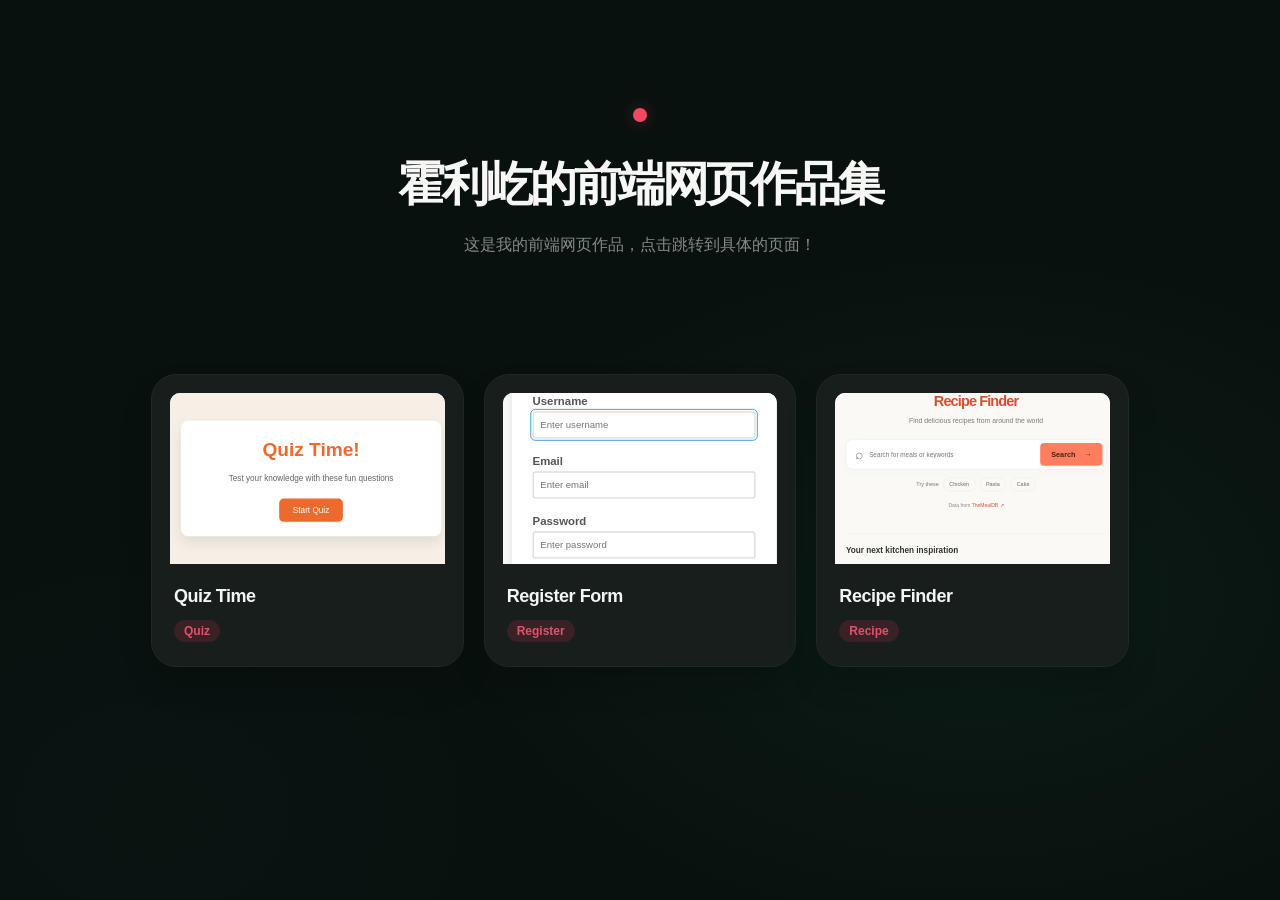
<file: index.html>
<!doctype html>
<html lang="zh-CN">
<head>
  <meta charset="utf-8">
  <meta name="viewport" content="width=device-width, initial-scale=1">
  <meta name="theme-color" content="#09110f">
  <meta name="description" content="霍利屹的前端网页作品集：Quiz Time、Register Form 和 Recipe Finder。">
  <title>霍利屹的前端网页作品集</title>
  <link rel="icon" href="data:image/svg+xml,%3Csvg xmlns='http://www.w3.org/2000/svg' viewBox='0 0 64 64'%3E%3Crect width='64' height='64' rx='14' fill='%2309110f'/%3E%3Ccircle cx='32' cy='32' r='11' fill='%23f34863'/%3E%3C/svg%3E">
  <link rel="stylesheet" href="styles.css">
</head>
<body>
  <main class="portfolio">
    <header class="intro">
      <span class="intro-dot" aria-hidden="true"></span>
      <h1>霍利屹的前端网页作品集</h1>
      <p>这是我的前端网页作品，点击跳转到具体的页面！</p>
    </header>

    <section class="project-grid" aria-label="我的作品">
      <article class="project-card">
        <div class="project-preview" aria-hidden="true">
          <iframe src="previews/web2/index.html" title="Quiz Time 页面预览" tabindex="-1" loading="eager" scrolling="no"></iframe>
        </div>
        <a class="project-link" href="https://web2-drab-delta.vercel.app/" target="_blank" rel="noopener noreferrer" aria-label="打开 Quiz Time 在线页面">
          <h2>Quiz Time</h2>
          <span class="project-tag">Quiz</span>
        </a>
      </article>

      <article class="project-card">
        <div class="project-preview" aria-hidden="true">
          <iframe src="previews/web1/index.html#username" title="Register Form 页面预览" tabindex="-1" loading="eager" scrolling="no"></iframe>
        </div>
        <a class="project-link" href="https://shigaharuki17.github.io/web1/" target="_blank" rel="noopener noreferrer" aria-label="打开 Register Form 在线页面">
          <h2>Register Form</h2>
          <span class="project-tag">Register</span>
        </a>
      </article>

      <article class="project-card">
        <div class="project-preview" aria-hidden="true">
          <iframe src="previews/web3/index.html#page-title" title="Recipe Finder 页面预览" tabindex="-1" loading="eager" scrolling="no"></iframe>
        </div>
        <a class="project-link" href="https://web3-flame-three.vercel.app/" target="_blank" rel="noopener noreferrer" aria-label="打开 Recipe Finder 在线页面">
          <h2>Recipe Finder</h2>
          <span class="project-tag">Recipe</span>
        </a>
      </article>
    </section>
  </main>
</body>
</html>
</file>
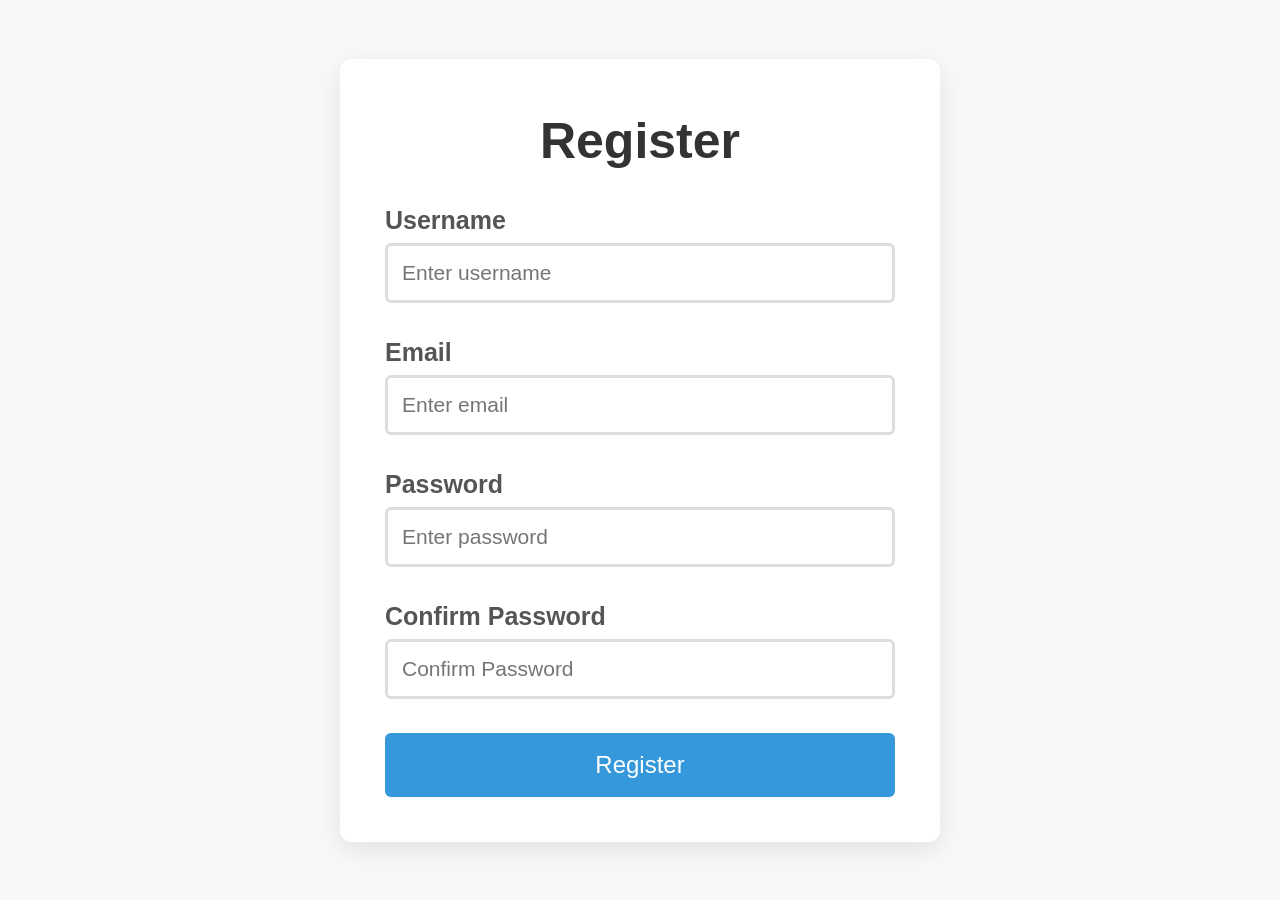
<file: previews/web1/index.html>
<!DOCTYPE html>
<html lang="en">
<head>
    <meta charset="UTF-8">
    <meta name="viewport" content="width=device-width, initial-scale=1.0">
    <title>Register</title>
    <link rel="stylesheet" href="style.css">
    <script src="script.js" defer></script>
</head>
<body>
    <div class="container">
        <form id="registration-form" novalidate>
            <h1>Register</h1>
            <div class="form-item">
                <label for="username">Username</label>
                <input type="text" id="username" name="username" placeholder="Enter username" autocomplete="username" aria-describedby="username-error" required>
                <small id="username-error" aria-live="polite"></small>
            </div>
            <div class="form-item">
                <label for="email">Email</label>
                <input type="email" id="email" name="email" placeholder="Enter email" autocomplete="email" aria-describedby="email-error" required>
                <small id="email-error" aria-live="polite"></small>
            </div>
            <div class="form-item">
                <label for="password">Password</label>
                <input type="password" id="password" name="password" placeholder="Enter password" autocomplete="new-password" aria-describedby="password-error" required>
                <small id="password-error" aria-live="polite"></small>
            </div>
            <div class="form-item">
                <label for="confirmPassword">Confirm Password</label>
                <input type="password" id="confirmPassword" name="confirmPassword" placeholder="Confirm Password" autocomplete="new-password" aria-describedby="confirmPassword-error" required>
                <small id="confirmPassword-error" aria-live="polite"></small>
            </div>
            <button type="submit">Register</button>
        </form>
    </div>
</body>
</html>
</file>
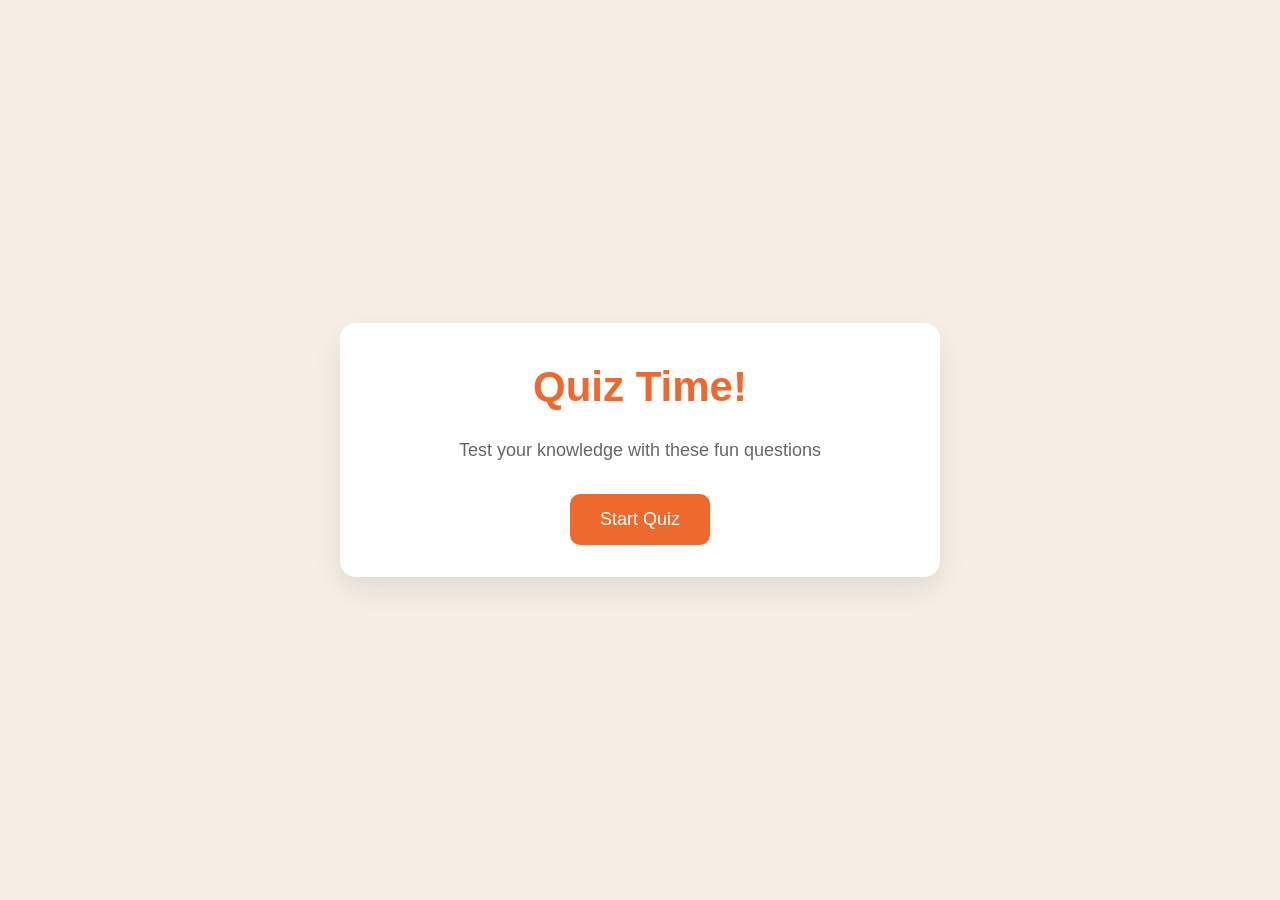
<file: previews/web2/index.html>
<!DOCTYPE html>
<html lang="en">
<head>
  <meta charset="UTF-8">
  <meta name="viewport" content="width=device-width, initial-scale=1.0">
  <title>Quiz Time!</title>
  <link rel="stylesheet" href="style.css">
  <script src="script.js" defer></script>
</head>
<body>
  <main class="container">
    <section class="screen active" id="start-screen" aria-labelledby="start-title">
      <h1 id="start-title">Quiz Time!</h1>
      <p>Test your knowledge with these fun questions</p>
      <button class="primary-btn" id="start-btn" type="button">Start Quiz</button>
    </section>

    <section class="screen" id="quiz-screen" aria-labelledby="question-text">
      <h2 id="question-text" tabindex="-1"></h2>
      <div class="quiz-info">
        <p>Question <span id="current-question">1</span> of <span id="total-questions">5</span></p>
        <p>Score: <span id="score">0</span></p>
      </div>
      <div id="answers-container" class="answers-container"></div>
      <p id="answer-feedback" class="sr-only" role="status"></p>
      <div class="progress-bar" role="progressbar" aria-label="Quiz progress" aria-valuemin="0" aria-valuemax="5" aria-valuenow="0">
        <div id="progress"></div>
      </div>
    </section>

    <section class="screen" id="result-screen" aria-labelledby="result-title">
      <h2 id="result-title" tabindex="-1">Quiz Results</h2>
      <div class="result-info">
        <p>You scored <span id="final-score">0</span> out of <span id="max-score">5</span></p>
        <p id="result-message"></p>
      </div>
      <button class="primary-btn" id="restart-btn" type="button">Restart Quiz</button>
    </section>
  </main>
</body>
</html>
</file>
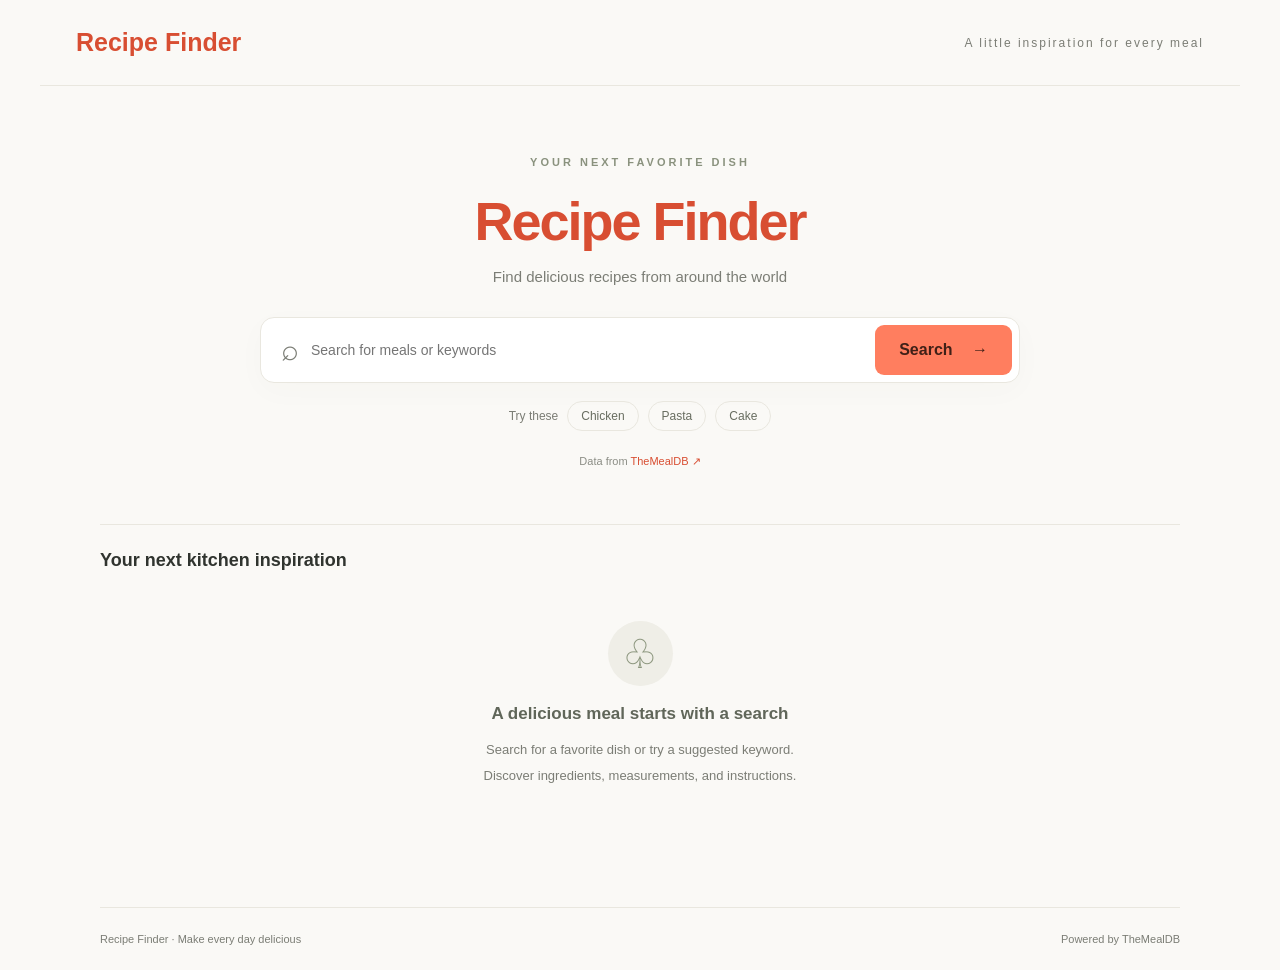
<file: previews/web3/index.html>
<!doctype html>
<html lang="en">
<head>
  <meta charset="UTF-8">
  <meta name="viewport" content="width=device-width, initial-scale=1.0">
  <meta name="description" content="Find delicious recipes from around the world. Explore ingredients and cooking instructions.">
  <title>Recipe Finder</title>
  <link rel="stylesheet" href="style.css">
  <script src="script.js" defer></script>
</head>
<body>
  <header class="topbar"><a class="brand" href="./">Recipe Finder</a><span class="top-note">A little inspiration for every meal</span></header>
  <main>
    <section class="hero" aria-labelledby="page-title">
      <span class="eyebrow">YOUR NEXT FAVORITE DISH</span>
      <h1 id="page-title"><span>Recipe Finder</span></h1>
      <p>Find delicious recipes from around the world</p>
      <form id="search-form" role="search" novalidate>
        <label class="sr-only" for="search-input">Meal name or keywords</label>
        <span class="search-icon" aria-hidden="true">⌕</span>
        <input id="search-input" type="search" placeholder="Search for meals or keywords" autocomplete="off" maxlength="100">
        <button id="search-btn" type="submit">Search <span aria-hidden="true">→</span></button>
      </form>
      <div class="suggestions"><span>Try these</span><button type="button" data-search="chicken">Chicken</button><button type="button" data-search="pasta">Pasta</button><button type="button" data-search="cake">Cake</button></div>
      <p class="api-note">Data from <a href="https://www.themealdb.com" target="_blank" rel="noopener noreferrer">TheMealDB ↗</a></p>
    </section>
    <section id="results-section" aria-labelledby="result-heading">
      <div class="section-heading"><h2 id="result-heading">Your next kitchen inspiration</h2><span id="result-count"></span></div>
      <div id="error-container" class="notice hidden" role="alert"></div>
      <p id="search-status" class="sr-only" role="status" aria-live="polite"></p>
      <div id="empty-state" class="empty-state"><span aria-hidden="true">♧</span><h3>A delicious meal starts with a search</h3><p>Search for a favorite dish or try a suggested keyword.<br>Discover ingredients, measurements, and instructions.</p></div>
      <div id="meals" class="meals-container"></div>
    </section>
  </main>
  <footer>Recipe Finder · Make every day delicious <span>Powered by TheMealDB</span></footer>
  <dialog id="meal-details" aria-labelledby="detail-title">
    <button id="back-btn" type="button">← Back to results</button>
    <div class="meal-details-content"></div>
  </dialog>
</body>
</html>
</file>
<file: styles.css>
:root{color-scheme:dark;font-family:Arial,"Microsoft YaHei","PingFang SC",sans-serif;background:#09110f;color:#f8f9f7}*{box-sizing:border-box}html{min-height:100%}body{min-height:100vh;min-height:100svh;margin:0;background:radial-gradient(ellipse 55% 52% at 76% 66%,rgba(19,59,42,.25),transparent 74%),radial-gradient(ellipse 38% 42% at 12% 90%,rgba(12,35,29,.13),transparent 80%),#09110f}a{color:inherit;text-decoration:none}.portfolio{min-height:100vh;min-height:100svh;width:100%;padding:clamp(94px,12vh,112px) 24px 110px}.intro{text-align:center}.intro-dot{display:block;width:14px;height:14px;margin:0 auto 34px;border-radius:50%;background:#f34863;box-shadow:0 0 16px rgba(243,72,99,.3)}.intro h1{margin:0;color:#f7f8f6;font-size:clamp(34px,3.65vw,56px);font-weight:800;line-height:1.2;letter-spacing:-.065em}.intro p{margin:20px 0 0;color:#818c88;font-size:16px;line-height:1.6}.project-grid{display:grid;grid-template-columns:repeat(3,minmax(0,1fr));gap:20px;max-width:978px;margin:116px auto 0}.project-card{position:relative;min-width:0;padding:18px 18px 24px;border:1px solid #1e2926;border-radius:25px;background:#171e1c;box-shadow:0 18px 32px rgba(0,0,0,.14);transition:transform .2s,background .2s,box-shadow .2s}.project-card:hover{transform:translateY(-5px);background:#1b2421;box-shadow:0 22px 38px rgba(0,0,0,.24)}.project-preview{width:100%;height:171px;overflow:hidden;background:#f7f7f5;border-radius:10px 10px 0 0;position:relative}.project-preview iframe{display:block;width:620px;height:375px;border:0;transform:scale(.455);transform-origin:top left;pointer-events:none}.project-link{display:block;margin-top:20px;padding:0 4px}.project-link::after{content:"";position:absolute;inset:0;border-radius:25px}.project-link:focus-visible{outline:3px solid #f34863;outline-offset:8px}.project-link h2{margin:0;color:#f4f6f3;font-size:18px;font-weight:700;line-height:1.35;letter-spacing:-.025em}.project-tag{display:inline-block;margin-top:12px;padding:4px 10px;border-radius:999px;background:#392126;color:#e2516c;font-size:12px;font-weight:700;line-height:1.2}@media(max-width:1040px){.project-grid{max-width:644px;grid-template-columns:repeat(2,minmax(0,1fr));margin-top:90px}}@media(max-width:680px){.portfolio{padding:78px 20px 72px}.intro-dot{width:12px;height:12px;margin-bottom:28px}.intro h1{font-size:clamp(32px,8vw,43px);letter-spacing:-.05em}.intro p{font-size:14px;margin-top:17px}.project-grid{grid-template-columns:minmax(0,312px);justify-content:center;gap:20px;margin-top:65px}.project-card{padding:18px 18px 24px}}@media(max-width:350px){.project-grid{grid-template-columns:minmax(0,1fr)}.project-preview{height:160px}.project-preview iframe{transform:scale(.425)}}@media(prefers-reduced-motion:reduce){.project-card{transition:none}}
</file>
<file: previews/web1/style.css>
* {
    box-sizing: border-box;
}

#username { scroll-margin-top: 40px; }

body {
    margin: 0;
    min-height: 100vh;
    display: flex;
    align-items: center;
    justify-content: center;
    padding: 32px 20px;
    background-color: #f8f8f8;
    color: #333;
    font-family: Arial, Helvetica, sans-serif;
}

.container {
    width: 600px;
    max-width: 100%;
    padding: 52px 45px 45px;
    background-color: #fff;
    border-radius: 12px;
    box-shadow: 0 8px 26px rgba(0, 0, 0, 0.09);
}

h1 {
    margin: 0 0 34px;
    text-align: center;
    font-size: 50px;
    line-height: 1.2;
}

.form-item label {
    display: block;
    margin-bottom: 8px;
    color: #555;
    font-size: 25px;
    font-weight: 600;
    line-height: 1.2;
}

.form-item input {
    display: block;
    width: 100%;
    height: 60px;
    padding: 12px 14px;
    border: 3px solid #ddd;
    border-radius: 6px;
    background-color: #fff;
    font: inherit;
    font-size: 21px;
}

.form-item input:focus-visible {
    outline: 2px solid #3498db;
    outline-offset: 3px;
}

.form-item small {
    display: block;
    min-height: 34px;
    padding-top: 5px;
    color: #e74c3c;
    font-size: 18px;
    line-height: 1.35;
    overflow-wrap: anywhere;
}

.form-item.error input {
    border-color: #e74c3c;
}

.form-item.success input {
    border-color: #2ecc71;
}

button {
    width: 100%;
    min-height: 64px;
    border: 0;
    border-radius: 6px;
    background-color: #3498db;
    color: #fff;
    font: inherit;
    font-size: 24px;
    cursor: pointer;
}

button:hover {
    background-color: #2980b9;
}

button:focus-visible {
    outline: 3px solid #21618c;
    outline-offset: 3px;
}

@media (max-width: 480px) {
    body { padding: 20px 14px; }
    .container { padding: 30px 22px; }
    h1 { font-size: 36px; margin-bottom: 26px; }
    .form-item label { font-size: 20px; }
    .form-item input { font-size: 16px; height: 52px; }
    .form-item small { font-size: 14px; min-height: 30px; }
    button { font-size: 20px; min-height: 54px; }
}
</file>
<file: previews/web2/style.css>
* { box-sizing: border-box; margin: 0; padding: 0; }

:root {
  font-family: Arial, Helvetica, sans-serif;
  color: #333;
  background: #f5efe6;
  font-synthesis: none;
}

body {
  min-height: 100vh;
  min-height: 100svh;
  display: flex;
  align-items: center;
  justify-content: center;
  padding: 24px;
}

.container {
  width: 100%;
  max-width: 600px;
  padding: 32px;
  background: #fff;
  border-radius: 16px;
  box-shadow: 0 12px 30px rgb(0 0 0 / 9%);
}

.screen { display: none; text-align: center; }
.screen.active { display: block; }
h1 { color: #f2682c; font-size: 42px; margin: 8px 0 26px; }
#start-screen p { color: #666; font-size: 18px; line-height: 1.5; margin-bottom: 30px; }
button { font: inherit; cursor: pointer; }
.primary-btn {
  border: 0;
  border-radius: 10px;
  padding: 15px 30px;
  background: #ed692e;
  color: white;
  font-size: 18px;
  transition: background 160ms;
}
.primary-btn:hover { background: #d9531c; }
button:focus-visible { outline: 3px solid #255eb1; outline-offset: 4px; }
h2:focus { outline: none; }
#question-text { font-size: 26px; line-height: 1.3; margin: 4px 0 20px; }
.quiz-info { display: flex; justify-content: space-between; gap: 12px; margin-bottom: 18px; color: #666; font-size: 16px; }
.answers-container { display: grid; gap: 10px; }
.answer-btn {
  width: 100%;
  border: 2px solid #eadbc8;
  border-radius: 10px;
  padding: 16px;
  background: #f8f0e4;
  color: #333;
  text-align: left;
  font-size: 18px;
  line-height: 1.2;
  transition: background 160ms, border-color 160ms;
}
.answer-btn:hover:not(:disabled) { background: #f0e1ce; border-color: #d2b899; }
.answer-btn:disabled { cursor: default; opacity: 1; }
.answer-btn.correct { background: #dcf1df; border-color: #419354; color: #215c30; }
.answer-btn.incorrect { background: #fbe0df; border-color: #cd5652; color: #922a27; }
.progress-bar { height: 10px; margin-top: 24px; background: #f8f0e4; border-radius: 8px; overflow: hidden; }
#progress { height: 100%; width: 0; background: #ed692e; border-radius: inherit; transition: width 250ms; }
#result-title { color: #f2682c; font-size: 34px; margin: 6px 0 32px; }
.result-info { background: #f8f0e4; border-radius: 10px; padding: 24px 16px; margin-bottom: 30px; }
.result-info p { font-size: 20px; line-height: 1.4; }
#result-message { color: #f2682c; font-size: 25px; font-weight: 700; margin-top: 20px; }
.sr-only { position: absolute; width: 1px; height: 1px; padding: 0; margin: -1px; overflow: hidden; clip-path: inset(50%); white-space: nowrap; border: 0; }
@media (max-width: 480px) {
  body { padding: 16px; }
  .container { padding: 24px 20px; }
  h1 { font-size: 36px; }
  #question-text { font-size: 23px; }
  .quiz-info { font-size: 14px; }
  #result-message { font-size: 22px; }
}
@media (prefers-reduced-motion: reduce) {
  *, *::before, *::after { transition: none !important; }
}
</file>
<file: previews/web3/style.css>
@charset "UTF-8";
:root{--primary:#ff7e5f;--primary-dark:#d84e32;--ink:#30342f;--muted:#7b7d75;--border:#e9e7df;--paper:#faf9f6;--radius:18px}
*{box-sizing:border-box}body{margin:0;background:var(--paper);color:var(--ink);font-family:Inter,"Segoe UI","Microsoft YaHei",sans-serif}button,input{font:inherit}button,a,input{-webkit-tap-highlight-color:transparent}button{cursor:pointer}a{color:inherit}button:focus-visible,a:focus-visible,input:focus-visible{outline:3px solid #367357;outline-offset:4px}.topbar{max-width:1200px;margin:auto;padding:28px 36px;display:flex;justify-content:space-between;align-items:center;border-bottom:1px solid var(--border)}.brand{text-decoration:none;font-size:25px;font-weight:800;color:var(--primary-dark)}.brand span{font-size:10px;letter-spacing:2px;margin-left:12px;color:var(--muted)}.top-note{font-size:12px;color:var(--muted);letter-spacing:2px}main{max-width:1128px;margin:auto;padding:0 24px}.hero{text-align:center;padding:66px 0 45px}.eyebrow{font-size:11px;letter-spacing:3px;color:#8a927e;font-weight:700}h1{font-size:clamp(32px,5vw,54px);letter-spacing:-2px;margin:20px 0 16px;font-weight:800}h1 span{color:var(--primary-dark)}.hero>p{color:var(--muted);font-size:15px}form{margin:32px auto 18px;max-width:760px;display:flex;padding:7px 7px 7px 20px;background:white;border:1px solid var(--border);border-radius:14px;box-shadow:0 8px 30px #51482d06;gap:12px;align-items:center}.search-icon{font-size:30px;color:var(--muted)}input{border:0;outline:none;min-width:0;flex:1;background:transparent;padding:12px 0;font-size:14px}#search-btn{background:var(--primary);border:0;border-radius:9px;color:#402017;font-weight:700;padding:16px 24px;white-space:nowrap}#search-btn:hover{background:#ffac93}#search-btn span{margin-left:15px}.suggestions{display:flex;gap:9px;justify-content:center;align-items:center;flex-wrap:wrap;font-size:12px;color:var(--muted)}.suggestions button{border:1px solid var(--border);border-radius:30px;padding:7px 13px;background:transparent;color:#686d60}.suggestions button:hover{background:#fff0e9;border-color:#ffb199}.hero .api-note{font-size:11px;margin-top:24px;color:#8b8d85}.api-note a{text-decoration:none;color:var(--primary-dark)}.section-heading{display:flex;justify-content:space-between;align-items:center;border-top:1px solid var(--border);padding:25px 0;gap:16px}.section-heading h2{font-size:18px;margin:0;overflow-wrap:anywhere}#result-count{font-size:12px;white-space:nowrap;color:var(--muted)}.empty-state{text-align:center;padding:25px 0 60px;color:var(--muted)}.empty-state>span{display:inline-grid;place-items:center;width:65px;height:65px;border-radius:50%;background:#efeee7;font-size:40px;color:#8c967e}.empty-state h3{font-size:17px;color:#606659;margin:18px 0 10px}.empty-state p{font-size:13px;line-height:2}.meals-container{display:grid;grid-template-columns:repeat(auto-fill,minmax(250px,1fr));gap:24px}.meal{display:block;text-align:left;padding:0;overflow:hidden;background:white;border:1px solid var(--border);border-radius:var(--radius);color:var(--ink);transition:transform .2s,box-shadow .2s}.meal:hover{transform:translateY(-4px);box-shadow:0 12px 24px #30342f10}.meal img{width:100%;aspect-ratio:4/3;object-fit:cover;display:block;background:#efeee7}.meal-info{padding:20px}.meal-category{color:var(--primary-dark);font-size:11px;letter-spacing:1px}.meal-title{font-size:18px;margin:10px 0 16px}.card-bottom{display:flex;justify-content:space-between;font-size:12px;color:var(--muted)}.card-bottom span:last-child{color:var(--primary-dark)}.notice{padding:18px;border-radius:12px;background:#fff0e9;color:#93442e;font-size:14px;margin-bottom:20px}.hidden{display:none!important}footer{max-width:1080px;margin:45px auto 0;padding:25px 0;border-top:1px solid var(--border);display:flex;justify-content:space-between;font-size:11px;color:var(--muted)}dialog{border:0;border-radius:20px;width:min(860px,calc(100% - 28px));max-height:90vh;padding:28px;color:var(--ink);background:var(--paper)}dialog::backdrop{background:#1d241dbb;backdrop-filter:blur(5px)}body:has(dialog[open]){overflow:hidden}#back-btn{border:1px solid var(--border);border-radius:8px;padding:10px 14px;background:white;margin-bottom:22px;color:var(--ink)}.meal-details-img{width:100%;height:280px;object-fit:cover;border-radius:12px}.meal-details-title{font-size:30px;margin:22px 0 12px}.detail-tag{display:inline-block;padding:6px 12px;background:#fae9df;color:#a14a31;border-radius:25px;font-size:12px;margin-right:7px}.detail-columns{display:grid;grid-template-columns:1fr 1.6fr;gap:30px;margin-top:18px}.detail-columns h3{font-size:17px}.ingredients-list{padding:0;list-style:none}.ingredients-list li{border-bottom:1px solid var(--border);padding:10px 0;font-size:14px;line-height:1.5}.ingredients-list li::before{content:'✓';color:#518261;margin-right:8px}.instructions{white-space:pre-line;font-size:14px;line-height:1.9}.youtube-link{display:inline-block;background:var(--primary);border-radius:8px;text-decoration:none;padding:12px 18px;margin-top:15px;color:#402017;font-weight:600}.sr-only{position:absolute;width:1px;height:1px;padding:0;margin:-1px;overflow:hidden;clip:rect(0,0,0,0);white-space:nowrap;border:0}@media(max-width:600px){.topbar{padding:20px}.top-note{display:none}main{padding:0 18px}.hero{padding:45px 0 30px}form{gap:6px;padding-left:12px}input{font-size:12px}#search-btn{padding:14px 12px;font-size:12px}#search-btn span{display:none}.search-icon{display:none}.detail-columns{grid-template-columns:1fr;gap:8px}dialog{padding:18px}.meal-details-img{height:210px}footer{margin:30px 18px 0;gap:15px}.brand span{font-size:9px}}@media(prefers-reduced-motion:reduce){*{scroll-behavior:auto!important;transition:none!important}}
</file>
